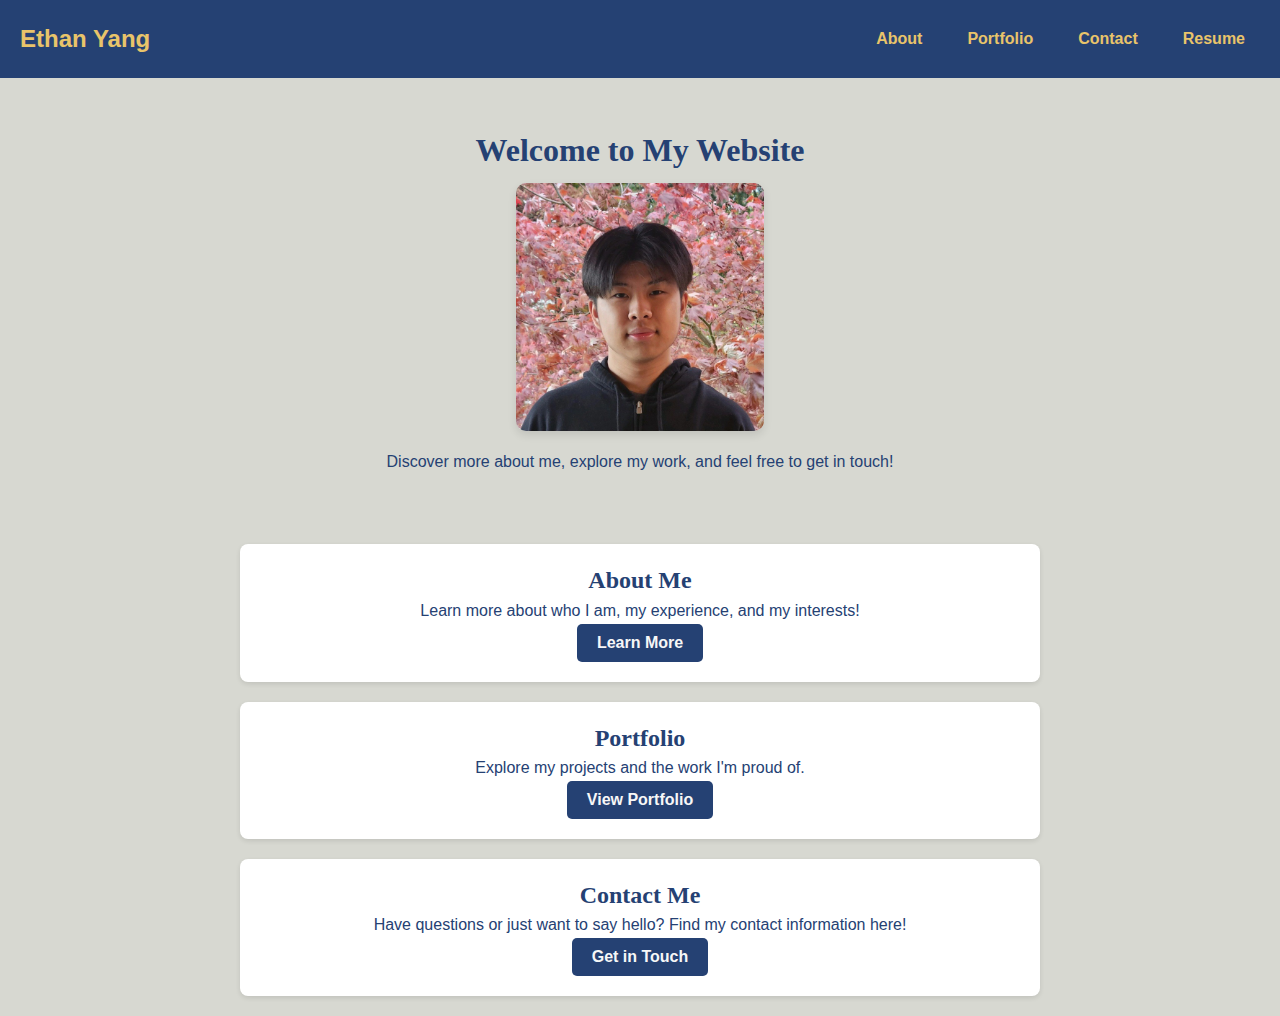
<file: index.html>
<!DOCTYPE html>
<html lang="en">
<head>
  <meta charset="UTF-8">
  <meta name="viewport" content="width=device-width, initial-scale=1.0">
  <title>About Me - Ethan Yang</title>
  <link rel="stylesheet" href="style.css">
</head>
<header>
  <div class="logo">Ethan Yang</div>
  <nav>
    <ul>
      <li><a href="HTML/about.html">About</a></li>
      <li><a href="HTML/portfolio.html">Portfolio</a></li>
      <li><a href="HTML/contact.html">Contact</a></li>
      <li><a href="HTML/resume.html">Resume</a></li>
    </ul>
  </nav>
</header>

<body>
  <main>
    <section id="welcome">
      <h1>Welcome to My Website</h1>
      <img src="Images/1736401734497.jpg" alt="Image of Ethan Yang" style="width: 20%; height: 20%;"/>
      <p>Discover more about me, explore my work, and feel free to get in touch!</p>
    </section>

    <section id="about">
      <h2>About Me</h2>
      <p>Learn more about who I am, my experience, and my interests!</p>
      <button onclick="location.href='HTML/about.html'" class="button">Learn More</button>
    </section>

    <section id="portfolio">
      <h2>Portfolio</h2>
      <p>Explore my projects and the work I'm proud of.</p>
      <button onclick="location.href='HTML/portfolio.html'" class="button">View Portfolio</button>
    </section>

    <section id="contact">
      <h2>Contact Me</h2>
      <p>Have questions or just want to say hello? Find my contact information here!</p>
      <button onclick="location.href='HTML/contact.html'" class="button">Get in Touch</button>
    </section>
  </main>
</body>
</html>
</file>
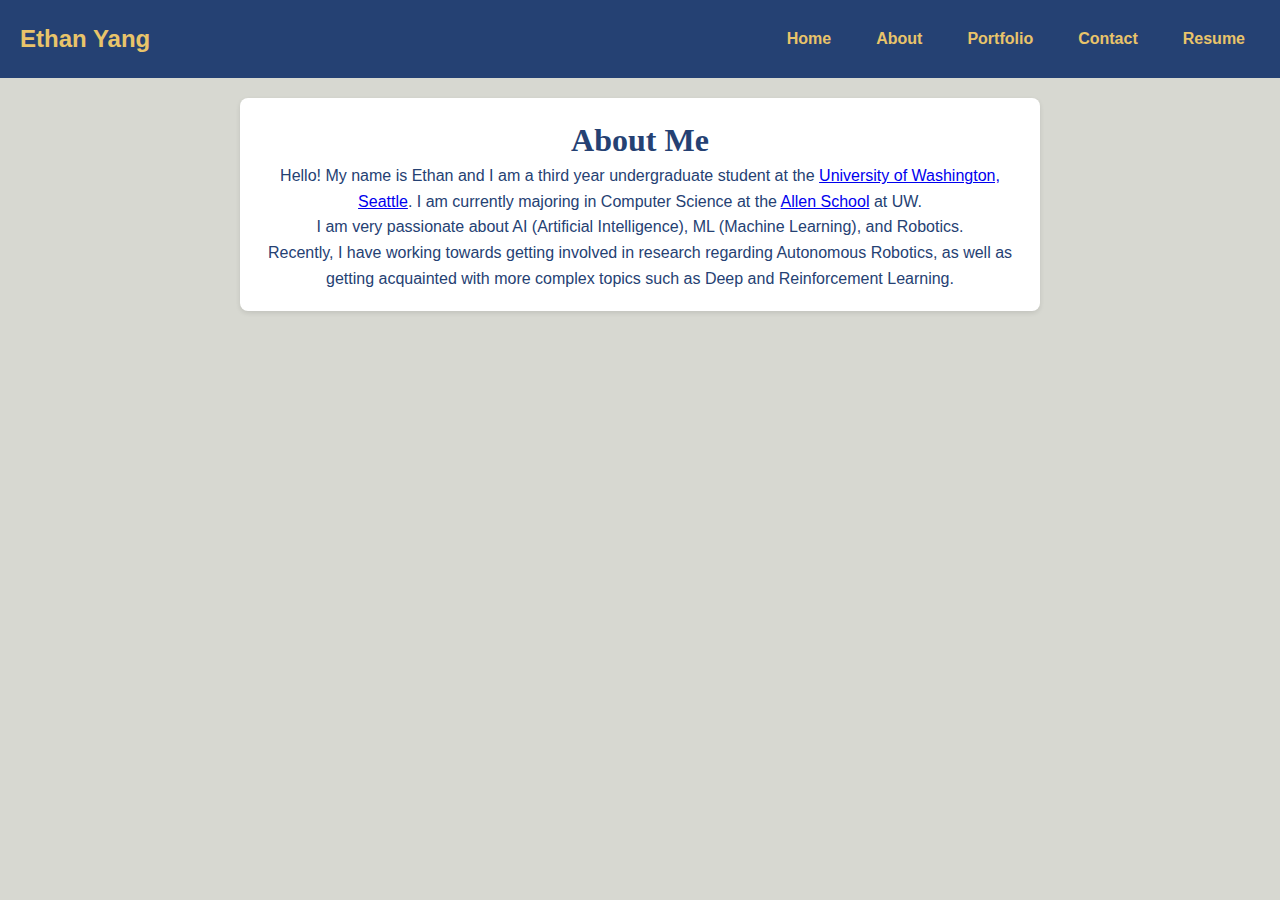
<file: HTML/about.html>
<!DOCTYPE html>
<html lang="en">
<head>
  <meta charset="UTF-8">
  <meta name="viewport" content="width=device-width, initial-scale=1.0">
  <title>About Me - Ethan Yang</title>
  <link rel="stylesheet" href="../style.css">
</head>
<body>
  <header>
    <div class="logo">Ethan Yang</div>
    <nav>
        <ul>
          <li><a href="../index.html">Home</a></li>
          <li><a href="about.html">About</a></li>
          <li><a href="portfolio.html">Portfolio</a></li>
          <li><a href="contact.html">Contact</a></li>
          <li><a href="resume.html">Resume</a></li>
        </ul>
    </nav>
  </header>

  <main>
    <section id="about">
      <h1>About Me</h1>
      <p>
        Hello! My name is Ethan and I am a third year undergraduate student at the <a href="https://www.washington.edu/" target="_blank">University of Washington, Seattle</a>. I am currently majoring in Computer Science at the <a href="https://www.cs.washington.edu/" target="_blank">Allen School</a> at UW.
      </p>
      <p>
        I am very passionate about AI (Artificial Intelligence), ML (Machine Learning), and Robotics.<br> Recently, I have working towards getting involved in research regarding Autonomous Robotics, as well as getting acquainted with more complex topics such as Deep and Reinforcement Learning.
      </p>
    </section>
  </main>
</body>
</html>
</file>
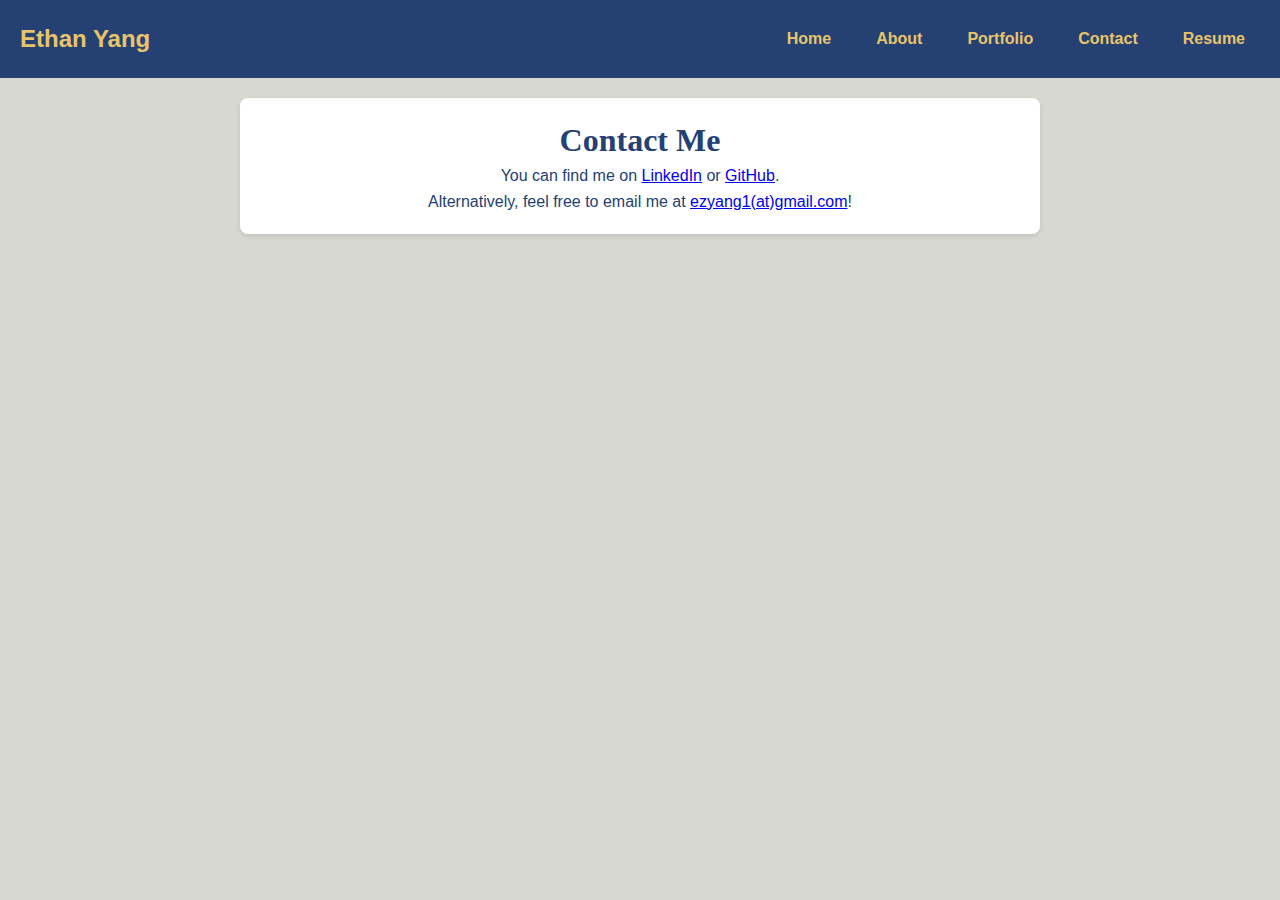
<file: HTML/contact.html>
<!DOCTYPE html>
<html lang="en">
<head>
  <meta charset="UTF-8">
  <meta name="viewport" content="width=device-width, initial-scale=1.0">
  <title>Contact - Ethan Yang</title>
  <link rel="stylesheet" href="../style.css">
</head>
<body>
  <header>
    <div class="logo">Ethan Yang</div>
    <nav>
        <ul>
          <li><a href="../index.html">Home</a></li>
          <li><a href="about.html">About</a></li>
          <li><a href="portfolio.html">Portfolio</a></li>
          <li><a href="contact.html">Contact</a></li>
          <li><a href="resume.html">Resume</a></li>
        </ul>
    </nav>
  </header>

  <main>
    <section id="contact">
      <h1>Contact Me</h1>
      <p>
        You can find me on <a href="https://www.linkedin.com/in/ezxyang/" target ="_blank">LinkedIn</a> or <a href="https://github.com/ezxyang" target ="_blank">GitHub</a>.
        <br>
        Alternatively, feel free to email me at <a href= "mailto:ezyang1@gmail.com">ezyang1(at)gmail.com</a>!
      </p>
    </section>
  </main>
</body>
</html>
</file>
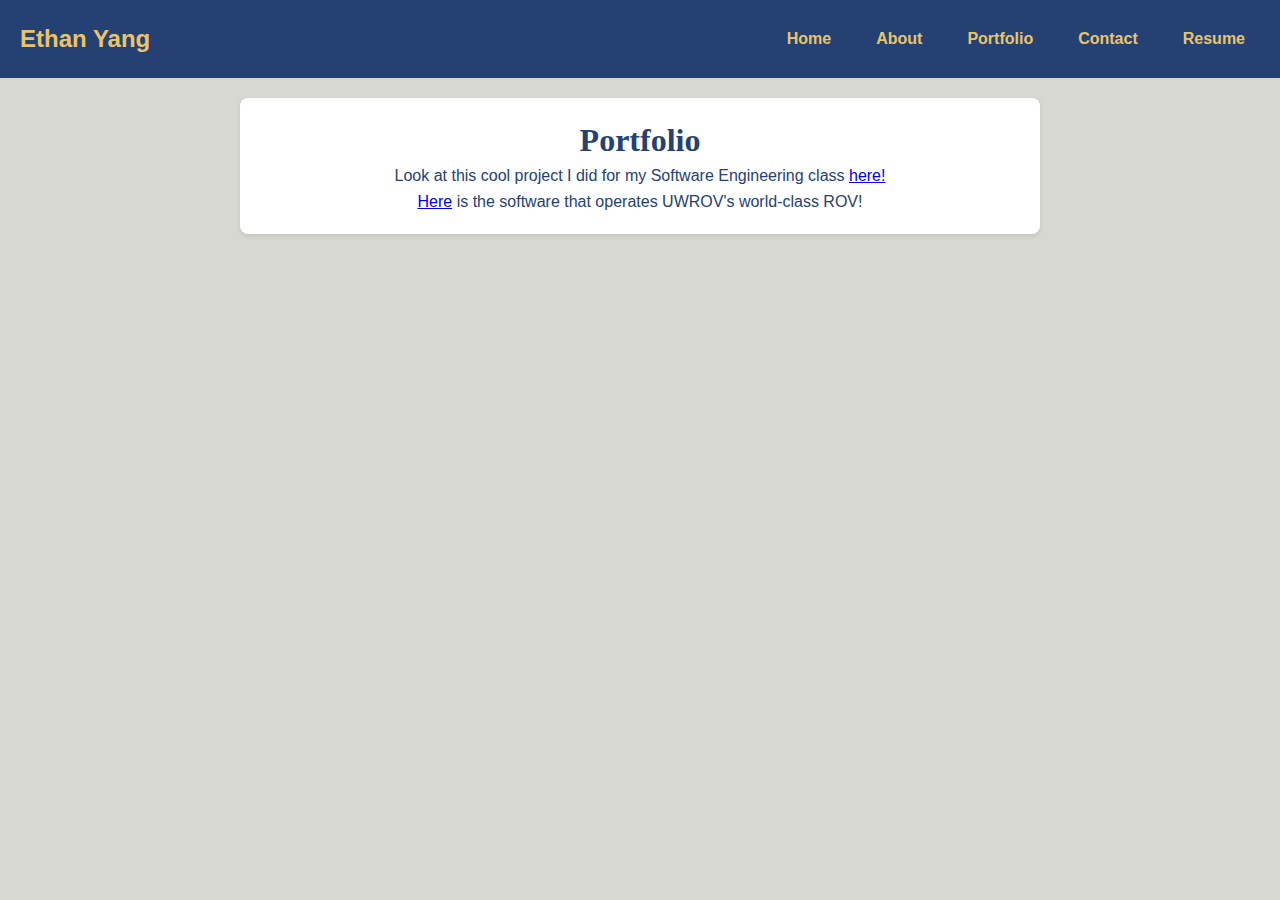
<file: HTML/portfolio.html>
<!DOCTYPE html>
<html lang="en">
<head>
  <meta charset="UTF-8">
  <meta name="viewport" content="width=device-width, initial-scale=1.0">
  <title>Portfolio - Ethan Yang</title>
  <link rel="stylesheet" href="../style.css">
</head>
<body>
  <header>
    <div class="logo">Ethan Yang</div>
    <nav>
        <ul>
          <li><a href="../index.html">Home</a></li>
          <li><a href="about.html">About</a></li>
          <li><a href="portfolio.html">Portfolio</a></li>
          <li><a href="contact.html">Contact</a></li>
          <li><a href="resume.html">Resume</a></li>
        </ul>
    </nav>
  </header>

  <main>
    <section id="portfolio">
      <h1>Portfolio</h1>
      <p>
        Look at this cool project I did for my Software Engineering class <a href="https://github.com/edwardyeung04/commitment-issues" target ="_blank">here!</a>
      </p>
      <p>
        <a href="https://github.com/uwrov" target ="_blank">Here</a> is the software that operates UWROV's world-class ROV!
      </p>
    </section>
  </main>
</body>
</html>
</file>
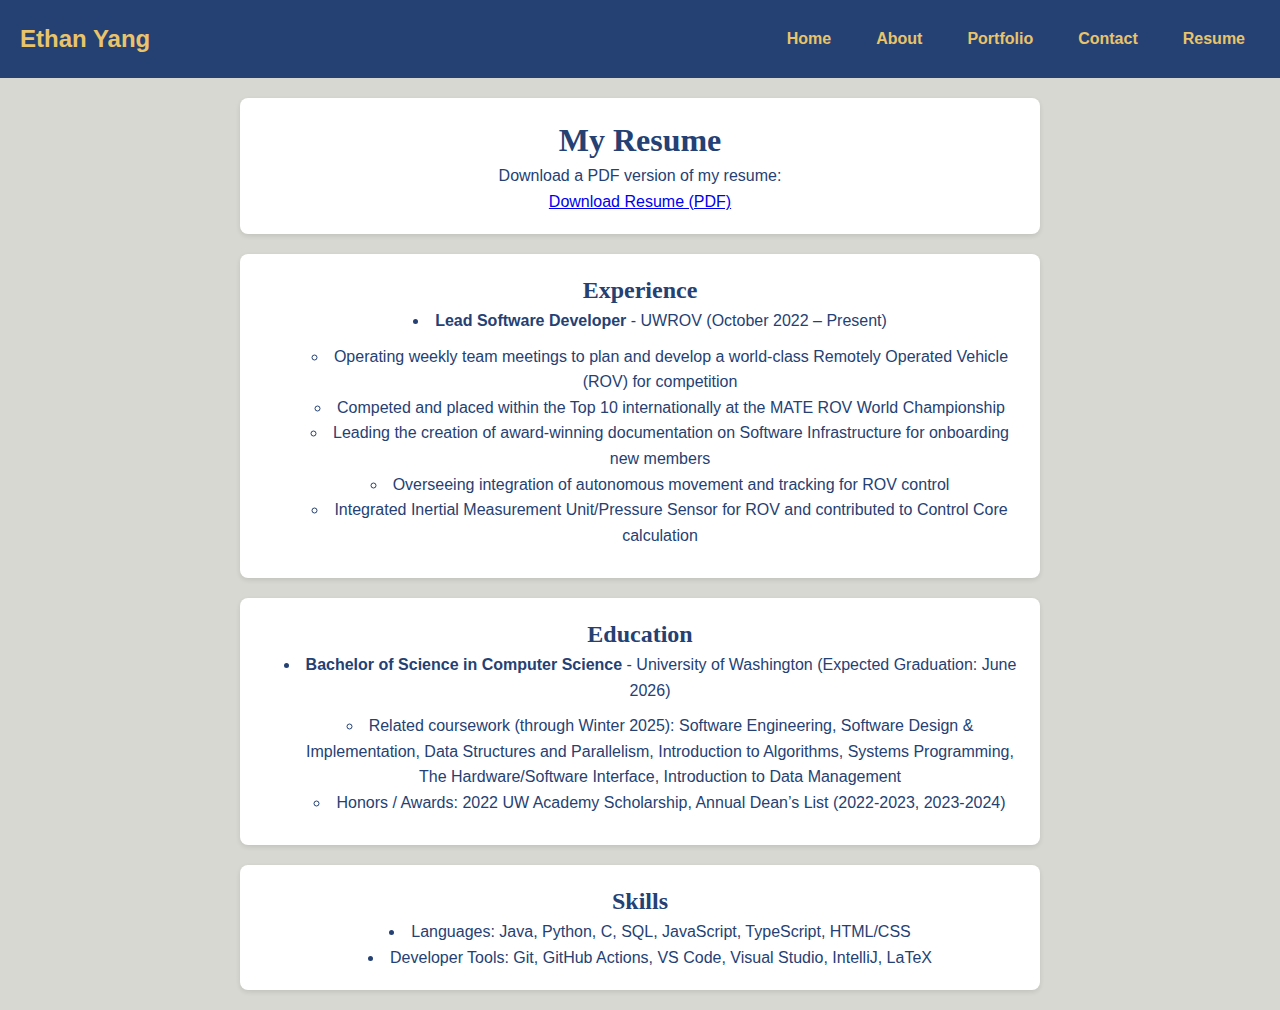
<file: HTML/resume.html>
<!DOCTYPE html>
<html lang="en">
<head>
  <meta charset="UTF-8">
  <meta name="viewport" content="width=device-width, initial-scale=1.0">
  <title>Resume - Ethan Yang</title>
  <link rel="stylesheet" href="../style.css">
</head>
<body>
  <header>
    <div class="logo">Ethan Yang</div>
    <nav>
      <ul>
        <li><a href="../index.html">Home</a></li>
        <li><a href="about.html">About</a></li>
        <li><a href="portfolio.html">Portfolio</a></li>
        <li><a href="contact.html">Contact</a></li>
        <li><a href="resume.html">Resume</a></li>
      </ul>
    </nav>
  </header>

  <main>
    <section id="resume">
        <h1>My Resume</h1>
        <p>Download a PDF version of my resume:</p>
        <a href="../Files/Ethan_s_Resume (2).pdf" download="Ethan_Resume.pdf" class="download-btn">
          Download Resume (PDF)
        </a>
    </section>
  
    <section id="experience">
      <h2>Experience</h2>
      <ul>
        <li><strong>Lead Software Developer</strong> - UWROV (October 2022 – Present)
          <ul>
            <li>Operating weekly team meetings to plan and develop a world-class Remotely Operated Vehicle (ROV) for competition</li>
            <li>Competed and placed within the Top 10 internationally at the MATE ROV World Championship</li>
            <li>Leading the creation of award-winning documentation on Software Infrastructure for onboarding new members</li>
            <li>Overseeing integration of autonomous movement and tracking for ROV control</li>
            <li>Integrated Inertial Measurement Unit/Pressure Sensor for ROV and contributed to Control Core calculation</li>
          </ul>
        </li>
      </ul>
    </section>
    
    <section id="education">
      <h2>Education</h2>
      <ul>
        <li><strong>Bachelor of Science in Computer Science</strong> - University of Washington (Expected Graduation: June 2026)
          <ul>
            <li>Related coursework (through Winter 2025): Software Engineering, Software Design & Implementation, Data Structures and Parallelism, Introduction to Algorithms, Systems Programming, The Hardware/Software Interface, Introduction to Data Management</li>
            <li>Honors / Awards: 2022 UW Academy Scholarship, Annual Dean’s List (2022-2023, 2023-2024)</li>
          </ul>
        </li>
      </ul>
    </section>
  
    <section id="skills">
      <h2>Skills</h2>
      <ul>
        <li>Languages: Java, Python, C, SQL, JavaScript, TypeScript, HTML/CSS</li>
        <li>Developer Tools: Git, GitHub Actions, VS Code, Visual Studio, IntelliJ, LaTeX</li>
      </ul>
    </section>
  </main>
</body>
</html>
</file>
<file: style.css>
/* General Reset */
* {
    margin: 0;
    padding: 0;
    box-sizing: border-box;
  }
  
  body {
    font-family: Arial, sans-serif;
    line-height: 1.6;
    color: #254173; /* Dark Blue Text */
    background-color: #D7D8D1; 
    padding: 0;
    margin: 0;
  }

  /* Heading Styling */
  h1, h2, h3, h4, h5, h6 {
    font-family: Georgia, 'Times New Roman', Times, serif; /* Use Georgia as the primary font */
    font-weight: bold; 
    color: #254173; 
    line-height: 1.4; 
  }
  
  /* Header Styles */
  header {
    position: sticky;
    display: flex;
    top: 0;
    z-index: 1000;
    justify-content: space-between;
    align-items: center;
    padding: 20px;
    background: #254173; /* Dark Blue Background */
    color: #E9C46A; /* Cream Text */
  }
  
  header .logo {
    font-size: 24px;
    font-weight: bold;
    margin-right: 20px;
  }
  
  header nav ul {
    list-style: none;
    margin: 0;
    padding: 0;
    display: flex;
    gap: 15px;
  }
  
  header nav ul li {
    margin: 0 15px;
  }
  
  header nav ul li a {
    color: #E9C46A; /* Cream Text */
    text-decoration: none;
    font-weight: bold;
    transition: color 0.3s ease;
  }
  
  header nav ul li a:hover {
    color: #13213a; /* Hover effect */
  }

  /* Hero Section */
  .hero {
    text-align: center;
    padding: 100px 20px;
    background: #254173; /* Teal Background */
    color: #D7D8D1; /* Light Cream Text */
  }
  
  .hero .btn {
    display: inline-block;
    padding: 10px 20px;
    margin-top: 20px;
    background: #E9C46A; /* Golden Cream Button */
    color: #254173; /* Dark Blue Text */
    text-decoration: none;
    font-weight: bold;
    border-radius: 5px;
  }
  
  /* Sections */
  section {
    padding: 50px 20px;
    text-align: center;
  }
  
  #about, #portfolio, #contact, #resume, #experience, #education, #skills {
    background: #FFF; /* White Background */
    margin: 20px auto;
    max-width: 800px;
    border-radius: 8px;
    padding: 20px;
    color: #254173; /* Dark Blue Text */
    box-shadow: 0 2px 5px rgba(0, 0, 0, 0.1);
  }
  
  #about h2, #portfolio h2, #contact h2, #resume h2, #experience h2, #education h2, #skills h2 {
    color: #254173; /* Teal Heading Text */
  }
  
  /* Footer */
  footer {
    text-align: center;
    padding: 10px;
    background: #254173; /* Dark Blue Background */
    color: #D7D8D1; /* Light Cream Text */
  }

  img {
    max-width: 100%;
    height: auto;
    border-radius: 10px;
    margin: 10px 0;
    box-shadow: 0 4px 8px rgba(0, 0, 0, 0.1);
  }

  /* General Button Styling */
  button.button {
    background-color: #254173; /* Primary button color */
    color: #f7f7f7; /* Text color */
    border: none;
    padding: 10px 20px;
    font-size: 1rem;
    font-weight: bold;
    border-radius: 5px;
    cursor: pointer;
    transition: background-color 0.3s ease, transform 0.2s ease;
  }
  
  button.button:hover {
    background-color: #1E355E; 
    transform: scale(1.05);
  }
  
  button.button:active {
    background-color: #162748; 
    transform: scale(0.98); 
  }

  /* Resume Section Styling */
  #resume ul, #experience ul, #education ul, #skills ul {
    margin: 0;
    padding-left: 20px; 
    list-style-position: inside;
  }

  #resume ul ul, #experience ul ul, #education ul ul, #skills ul ul {
    list-style-type: circle; 
    margin: 10px 0;
    padding-left: 20px;
  }

  /* For screens smaller than 768px (tablets and phones) */
  @media only screen and (max-width: 768px) {
    /* Reduce font sizes for smaller screens */
    h1 {
      font-size: 2rem;
    }
    h2 {
      font-size: 1.5rem;
    }

    /* Stack navigation links vertically */
    nav ul {
      display: block;
      text-align: center;
    }
    nav ul li {
      margin-bottom: 10px;
    }

    /* Adjust button sizes */
    .button {
      width: 100%; /* Make buttons full-width on mobile */
      padding: 10px;
    }

    /* Add space between sections */
    section {
      margin-bottom: 20px;
    }
  }

  /* For even smaller screens, like mobile phones (portrait mode) */
  @media only screen and (max-width: 480px) {
    h1 {
      font-size: 1.75rem;
    }

    .logo {
      font-size: 1.5rem;
    }
    
    /* Adjust the image size to fit on smaller screens */
    img {
      width: 100%; /* Ensure the image fills the available space */
      height: auto;
    }
  }
</file>
